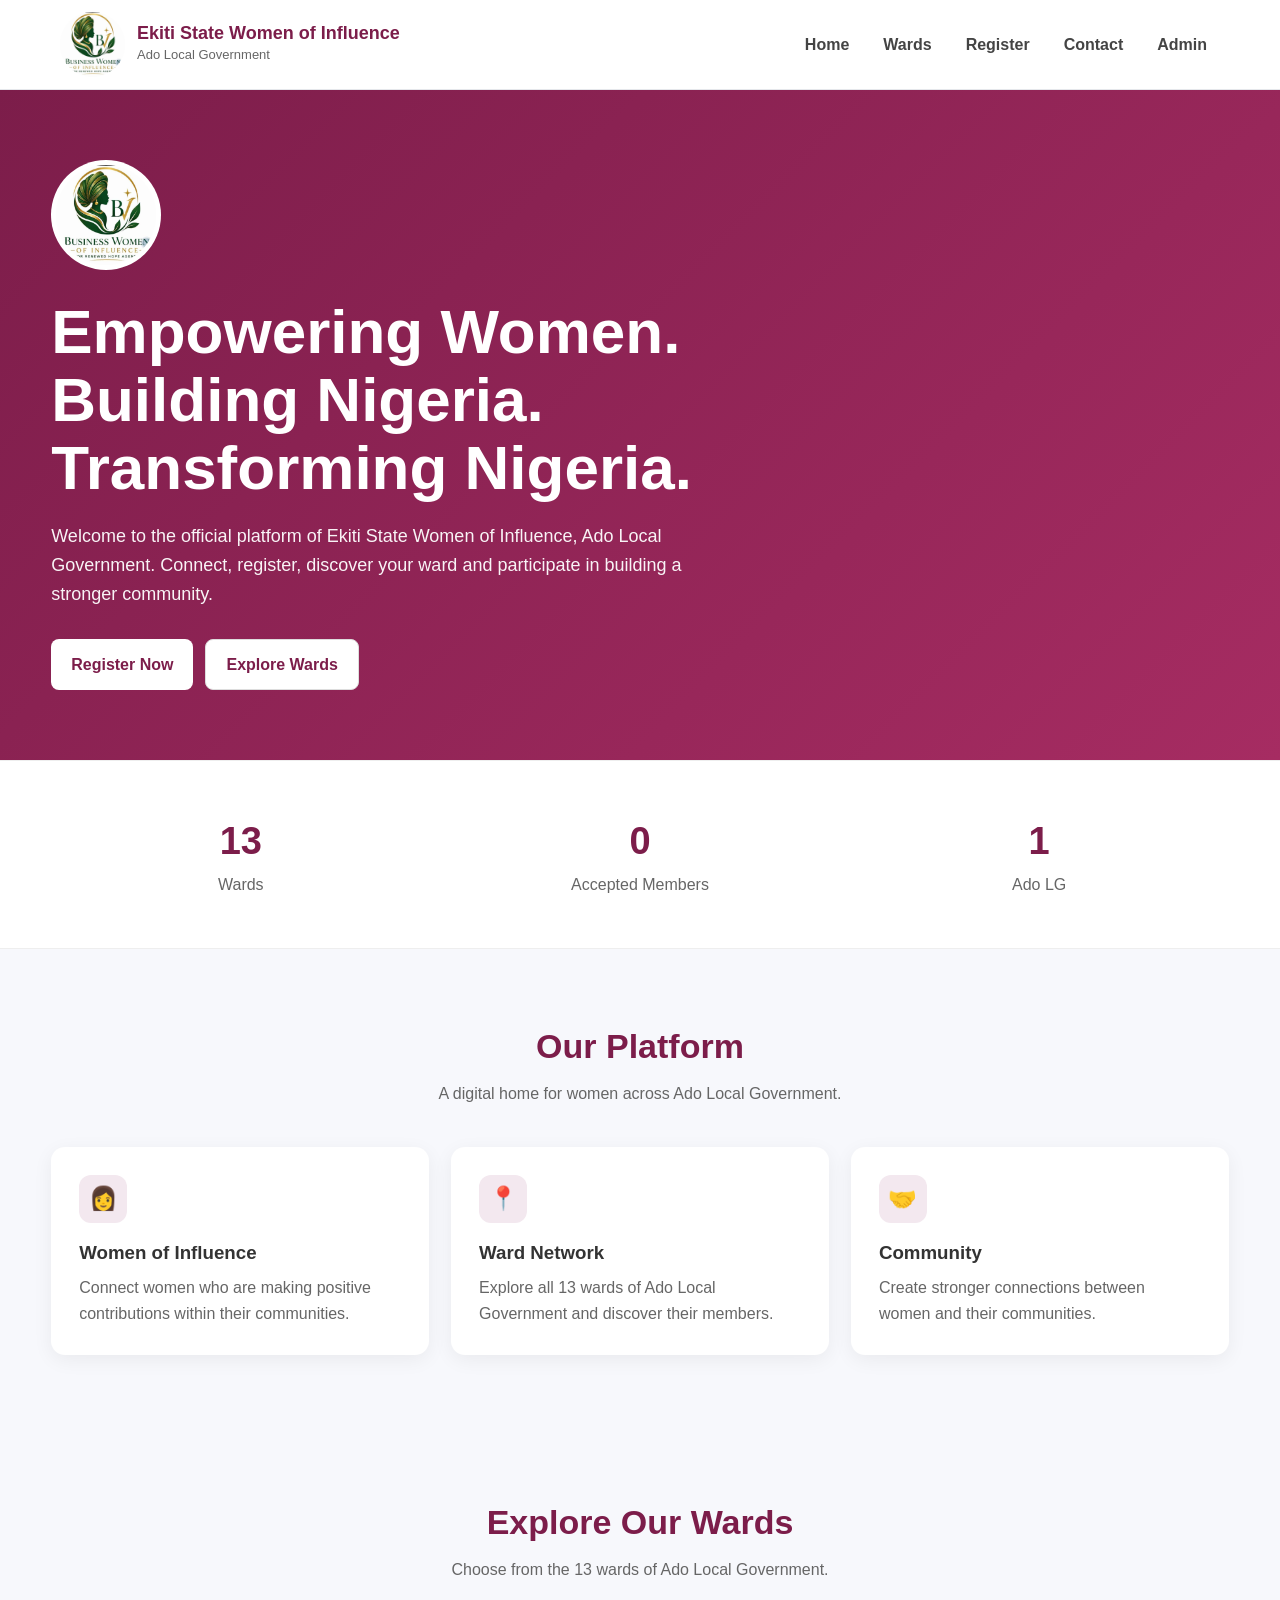
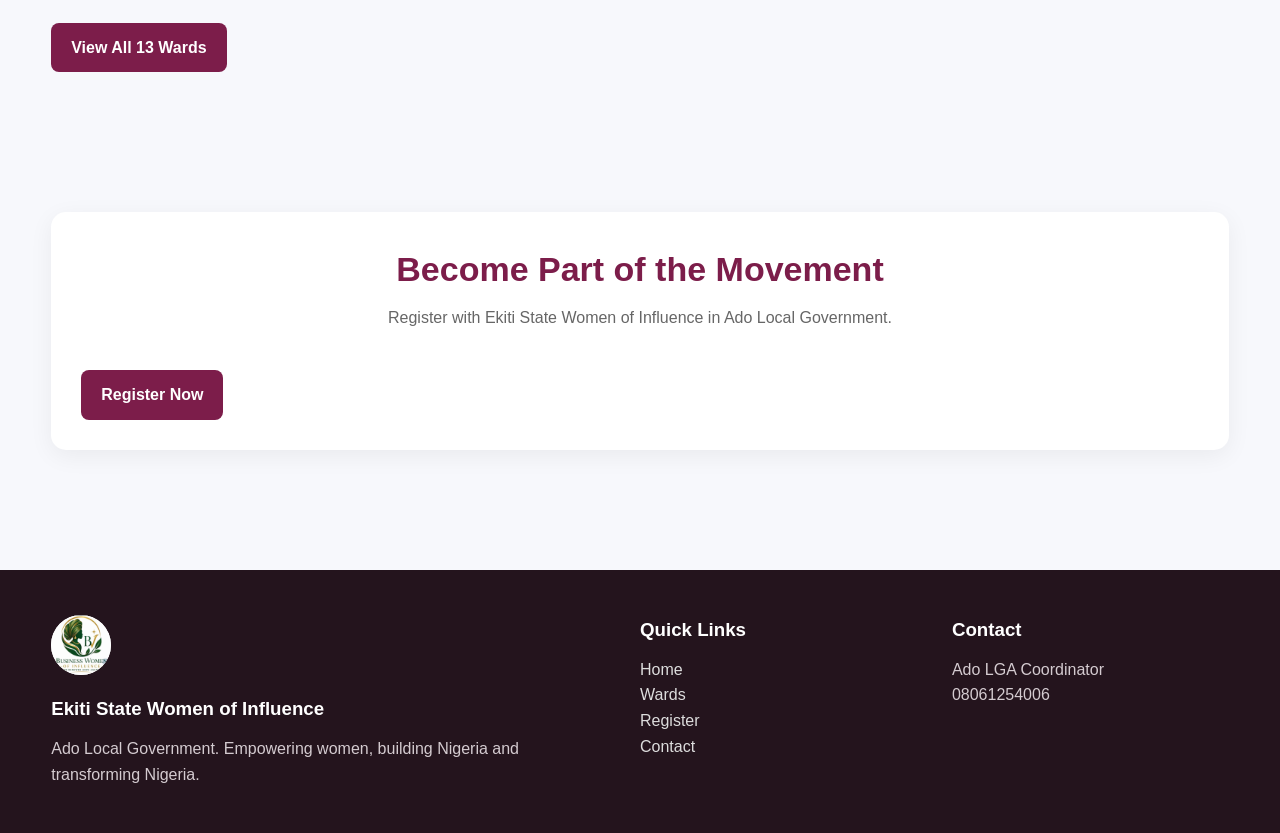
<file: index.html>
<!DOCTYPE html>
<html lang="en">

<head>
    <meta charset="UTF-8">

    <meta
        name="viewport"
        content="width=device-width, initial-scale=1.0"
    >

    <meta
        name="description"
        content="Ekiti State Women of Influence - Ado Local Government"
    >

    <title>
        Ekiti State Women of Influence | Ado LG
    </title>

    <link
        rel="stylesheet"
        href="style.css"
    >
</head>

<body>

<header class="site-header">

    <div class="header-container">

        <a
            href="index.html"
            class="logo-area"
        >

            <img
                src="logo.jpeg"
                alt="Ekiti State Women of Influence Logo"
                class="site-logo"
            >

            <div class="logo-text">
                <h1>Ekiti State Women of Influence</h1>
                <p>Ado Local Government</p>
            </div>

        </a>

        <button
            class="menu-btn"
            id="menuBtn"
            type="button"
            aria-label="Open navigation"
        >
            ☰
        </button>

        <nav
            class="main-nav"
            id="navMenu"
        >

            <a
                href="index.html"
                class="active"
            >
                Home
            </a>

            <a href="wards.html">
                Wards
            </a>

            <a href="register.html">
                Register
            </a>

            <a href="contact.html">
                Contact
            </a>

            <a href="admin.html">
                Admin
            </a>

        </nav>

    </div>

</header>


<main>

<section class="hero">

    <div class="container">

        <div class="hero-content">

            <img
                src="logo.jpeg"
                alt="Ekiti State Women of Influence Logo"
                class="hero-logo"
            >

            <h2>
                Empowering Women.<br>
                Building Nigeria.<br>
                Transforming Nigeria.
            </h2>

            <p>
                Welcome to the official platform of
                Ekiti State Women of Influence,
                Ado Local Government.

                Connect, register, discover your ward
                and participate in building a stronger
                community.
            </p>

            <div class="hero-buttons">

                <a
                    href="register.html"
                    class="btn primary"
                >
                    Register Now
                </a>

                <a
                    href="wards.html"
                    class="btn secondary"
                >
                    Explore Wards
                </a>

            </div>

        </div>

    </div>

</section>


<section class="stats">

    <div class="container">

        <div class="stats-grid">

            <div class="stat-card">

                <strong>13</strong>

                <span>Wards</span>

            </div>

            <div class="stat-card">

                <strong id="publicMemberCount">
                    0
                </strong>

                <span>
                    Accepted Members
                </span>

            </div>

            <div class="stat-card">

                <strong>1</strong>

                <span>Ado LG</span>

            </div>

        </div>

    </div>

</section>


<section class="section">

    <div class="container">

        <div class="section-title">

            <h2>
                Our Platform
            </h2>

            <p>
                A digital home for women across
                Ado Local Government.
            </p>

        </div>


        <div class="features-grid">

            <div class="feature-card">

                <div class="icon">
                    👩
                </div>

                <h3>
                    Women of Influence
                </h3>

                <p>
                    Connect women who are making
                    positive contributions within
                    their communities.
                </p>

            </div>


            <div class="feature-card">

                <div class="icon">
                    📍
                </div>

                <h3>
                    Ward Network
                </h3>

                <p>
                    Explore all 13 wards of
                    Ado Local Government and
                    discover their members.
                </p>

            </div>


            <div class="feature-card">

                <div class="icon">
                    🤝
                </div>

                <h3>
                    Community
                </h3>

                <p>
                    Create stronger connections
                    between women and their
                    communities.
                </p>

            </div>

        </div>

    </div>

</section>


<section class="section">

    <div class="container">

        <div class="section-title">

            <h2>
                Explore Our Wards
            </h2>

            <p>
                Choose from the 13 wards of Ado
                Local Government.
            </p>

        </div>


        <div
            class="ward-grid"
            id="wardGrid"
        >
        </div>


        <div class="center-button">

            <a
                href="wards.html"
                class="btn primary"
            >
                View All 13 Wards
            </a>

        </div>

    </div>

</section>


<section class="section">

    <div class="container">

        <div class="content-card">

            <div class="section-title">

                <h2>
                    Become Part of the Movement
                </h2>

                <p>
                    Register with Ekiti State Women
                    of Influence in Ado Local Government.
                </p>

            </div>

            <div class="center-button">

                <a
                    href="register.html"
                    class="btn primary"
                >
                    Register Now
                </a>

            </div>

        </div>

    </div>

</section>

</main>


<footer class="site-footer">

    <div class="container">

        <div class="footer-grid">

            <div>

                <img
                    src="logo.jpeg"
                    alt="Logo"
                    class="footer-logo"
                >

                <h3>
                    Ekiti State Women of Influence
                </h3>

                <p>
                    Ado Local Government.
                    Empowering women,
                    building Nigeria and
                    transforming Nigeria.
                </p>

            </div>


            <div>

                <h3>
                    Quick Links
                </h3>

                <p>
                    <a href="index.html">
                        Home
                    </a>
                </p>

                <p>
                    <a href="wards.html">
                        Wards
                    </a>
                </p>

                <p>
                    <a href="register.html">
                        Register
                    </a>
                </p>

                <p>
                    <a href="contact.html">
                        Contact
                    </a>
                </p>

            </div>


            <div>

                <h3>
                    Contact
                </h3>

                <p>
                    Ado LGA Coordinator
                </p>

                <p>
                    08061254006
                </p>

            </div>

        </div>

    </div>

</footer>


<script src="script.js"></script>

</body>
</html>
</file>
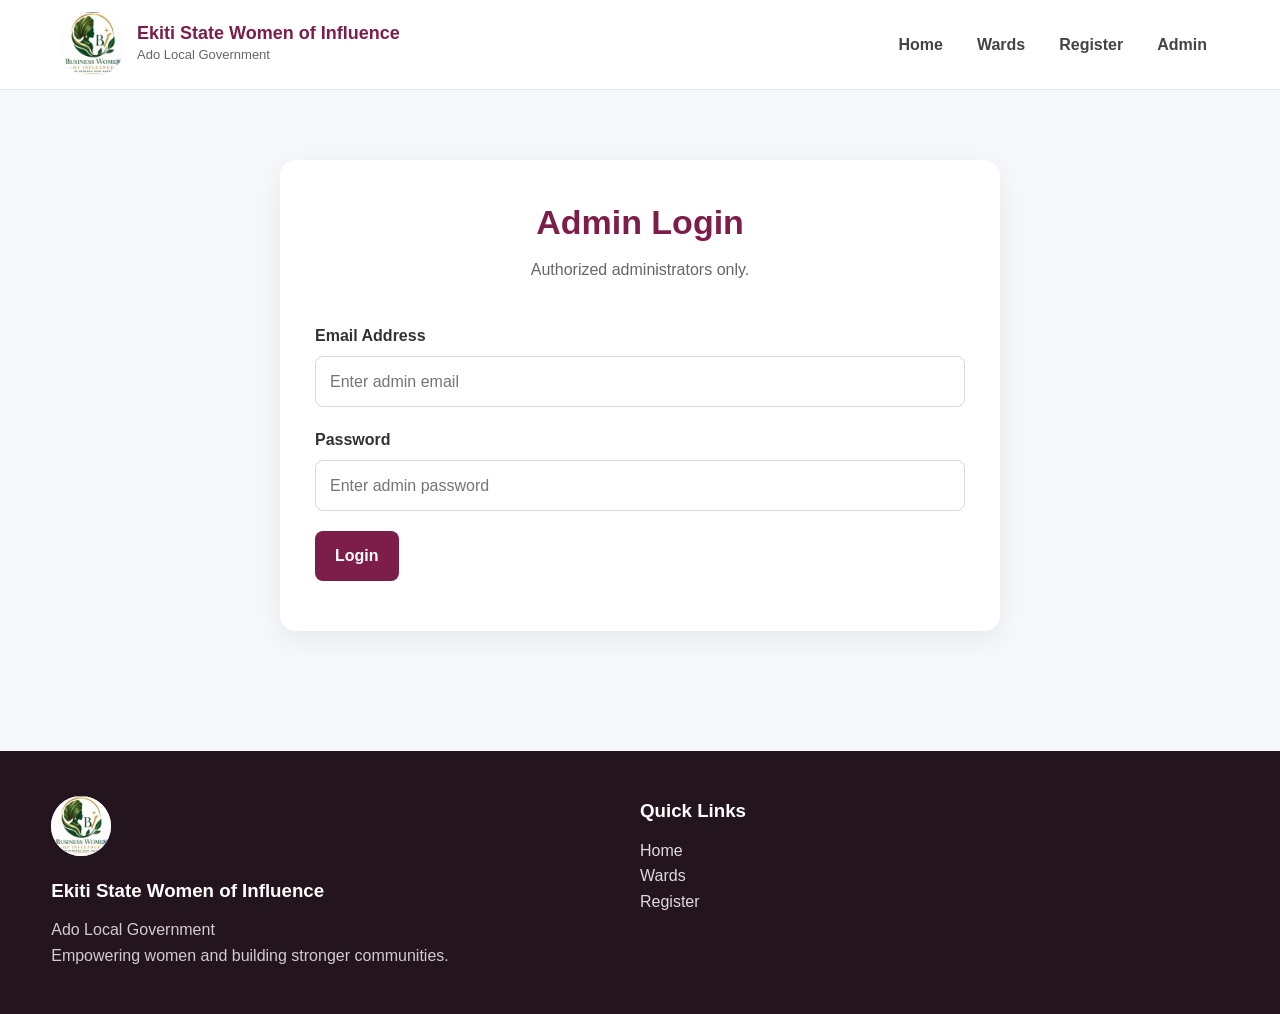
<file: admin.html>
<!DOCTYPE html>
<html lang="en">

<head>

    <meta charset="UTF-8">

    <meta
        name="viewport"
        content="width=device-width, initial-scale=1.0"
    >

    <meta
        name="description"
        content="Admin Panel - Ekiti State Women of Influence, Ado Local Government"
    >

    <title>
        Admin Panel | Ekiti State Women of Influence
    </title>

    <link
        rel="stylesheet"
        href="style.css"
    >

</head>


<body>


<!-- =====================================================
     HEADER
====================================================== -->

<header class="site-header">

    <div class="header-container">


        <!-- LOGO -->

        <a
            href="index.html"
            class="logo-area"
        >

            <img
                src="logo.jpeg"
                alt="Ekiti State Women of Influence"
                class="site-logo"
            >

            <div class="logo-text">

                <h1>
                    Ekiti State Women of Influence
                </h1>

                <p>
                    Ado Local Government
                </p>

            </div>

        </a>


        <!-- MOBILE MENU -->

        <button
            type="button"
            class="menu-btn"
            id="menuBtn"
            aria-label="Open navigation menu"
        >
            ☰
        </button>


        <!-- NAVIGATION -->

        <nav
            class="main-nav"
            id="navMenu"
        >

            <a href="index.html">
                Home
            </a>

            <a href="wards.html">
                Wards
            </a>

            <a href="register.html">
                Register
            </a>

            <a
                href="admin.html"
                class="active"
            >
                Admin
            </a>

        </nav>

    </div>

</header>



<!-- =====================================================
     MAIN
====================================================== -->

<main class="section">

    <div class="container">


        <!-- =================================================
             ADMIN LOGIN
        ================================================== -->

        <section
            id="adminLogin"
            class="form-container"
        >

            <div class="section-title">

                <h2>
                    Admin Login
                </h2>

                <p>
                    Authorized administrators only.
                </p>

            </div>


            <form
                id="adminLoginForm"
            >


                <!-- EMAIL -->

                <div class="form-group">

                    <label for="adminEmail">
                        Email Address
                    </label>

                    <input
                        type="email"
                        id="adminEmail"
                        name="adminEmail"
                        placeholder="Enter admin email"
                        autocomplete="email"
                        required
                    >

                </div>


                <!-- PASSWORD -->

                <div class="form-group">

                    <label for="adminPassword">
                        Password
                    </label>

                    <input
                        type="password"
                        id="adminPassword"
                        name="adminPassword"
                        placeholder="Enter admin password"
                        autocomplete="current-password"
                        required
                    >

                </div>


                <!-- LOGIN BUTTON -->

                <button
                    type="submit"
                    class="btn primary"
                    id="loginBtn"
                >
                    Login
                </button>


                <!-- LOGIN MESSAGE -->

                <div
                    id="adminLoginMessage"
                    class="form-message"
                    role="alert"
                    aria-live="polite"
                ></div>


            </form>

        </section>



        <!-- =================================================
             ADMIN DASHBOARD
        ================================================== -->

        <section
            id="adminDashboard"
            style="display: none;"
        >


            <!-- =================================================
                 ADMIN HEADER
            ================================================== -->

            <div class="admin-header">

                <div>

                    <h2>
                        Admin Dashboard
                    </h2>

                    <p id="adminUserEmail"></p>

                </div>


                <button
                    type="button"
                    class="btn"
                    id="logoutBtn"
                >
                    Logout
                </button>

            </div>



            <!-- =================================================
                 STATISTICS
            ================================================== -->

            <div class="dashboard-stats">


                <!-- PENDING -->

                <div class="stat-card">

                    <h3 id="pendingCount">
                        0
                    </h3>

                    <p>
                        Pending
                    </p>

                </div>


                <!-- ACCEPTED -->

                <div class="stat-card">

                    <h3 id="acceptedCount">
                        0
                    </h3>

                    <p>
                        Accepted
                    </p>

                </div>


                <!-- DECLINED -->

                <div class="stat-card">

                    <h3 id="declinedCount">
                        0
                    </h3>

                    <p>
                        Declined
                    </p>

                </div>


            </div>



            <!-- =================================================
                 PENDING REGISTRATIONS
            ================================================== -->

            <section class="admin-section">

                <div class="admin-section-header">

                    <h2>
                        Pending Registrations
                    </h2>


                    <button
                        type="button"
                        class="btn"
                        id="refreshPendingBtn"
                    >
                        Refresh
                    </button>

                </div>


                <div id="pendingList">

                    <div class="loading">
                        Loading registrations...
                    </div>

                </div>

            </section>



            <!-- =================================================
                 ACCEPTED MEMBERS
            ================================================== -->

            <section class="admin-section">

                <h2>
                    Accepted Members
                </h2>


                <div id="acceptedList">

                    <div class="loading">
                        Loading members...
                    </div>

                </div>

            </section>



            <!-- =================================================
                 MEMBERS BY WARD
            ================================================== -->

            <section class="admin-section">

                <h2>
                    Members by Ward
                </h2>


                <div id="wardMembers">

                    <div class="loading">
                        Loading wards...
                    </div>

                </div>

            </section>



            <!-- =================================================
                 EXCO MANAGEMENT
            ================================================== -->

            <section class="admin-section">

                <h2>
                    Select EXCO
                </h2>


                <p>
                    Only the administrator can assign
                    EXCO positions.
                </p>


                <div id="excoManager">

                    <div class="loading">
                        Loading EXCO manager...
                    </div>

                </div>


                <button
                    type="button"
                    class="btn primary"
                    id="saveExcoBtn"
                >
                    Save EXCO Positions
                </button>


                <div
                    id="excoMessage"
                    class="form-message"
                    role="alert"
                    aria-live="polite"
                ></div>


            </section>


        </section>


    </div>

</main>



<!-- =====================================================
     FOOTER
====================================================== -->

<footer class="site-footer">

    <div class="container">

        <div class="footer-grid">


            <!-- ORGANISATION -->

            <div>

                <img
                    src="logo.jpeg"
                    alt="Ekiti State Women of Influence Logo"
                    class="footer-logo"
                >

                <h3>
                    Ekiti State Women of Influence
                </h3>

                <p>
                    Ado Local Government
                </p>

                <p>
                    Empowering women and building
                    stronger communities.
                </p>

            </div>


            <!-- QUICK LINKS -->

            <div>

                <h3>
                    Quick Links
                </h3>

                <p>
                    <a href="index.html">
                        Home
                    </a>
                </p>
                </p>

                <p>
                    <a href="wards.html">
                        Wards
                    </a>
                </p>

                <p>
                    <a href="register.html">
                        Register
                    </a>
                </p>

            </div>


        </div>

    </div>

</footer>



<!-- =====================================================
     JAVASCRIPT
====================================================== -->

<script src="script.js"></script>


</body>

</html>
</file>
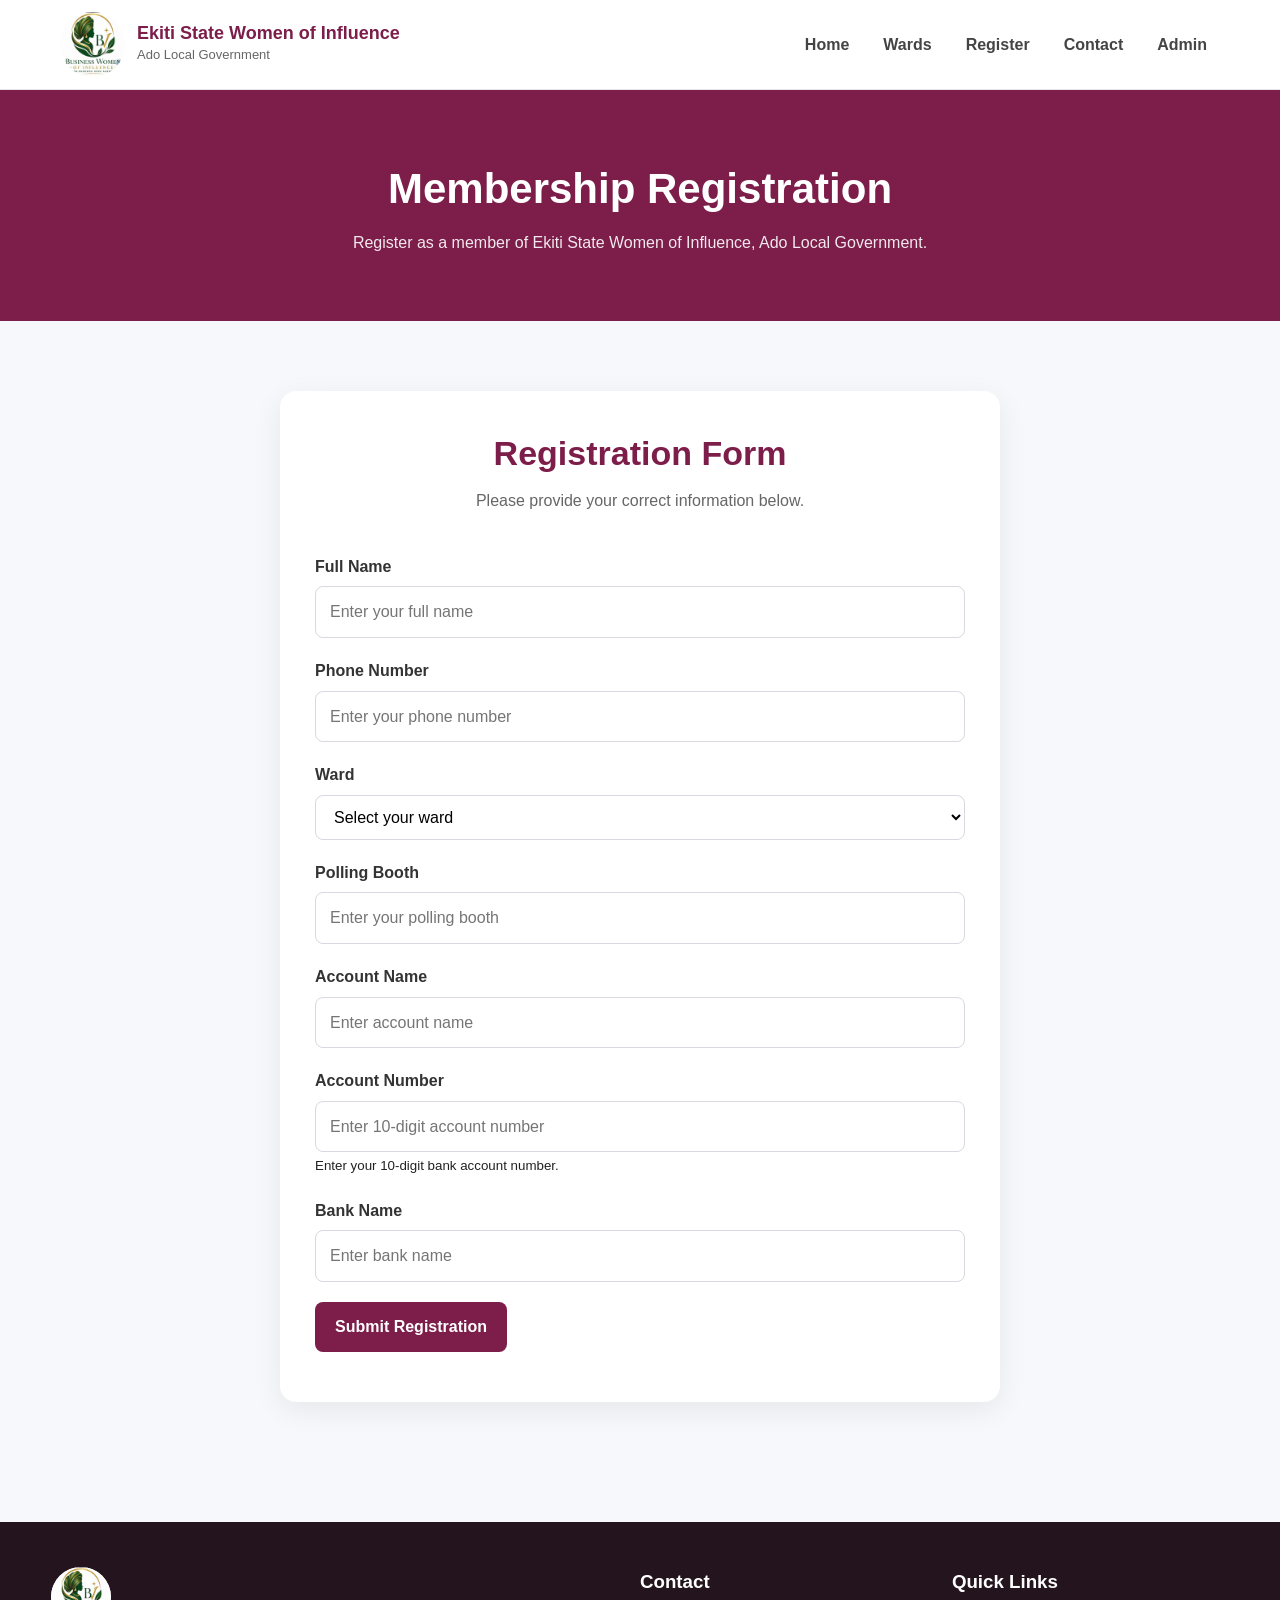
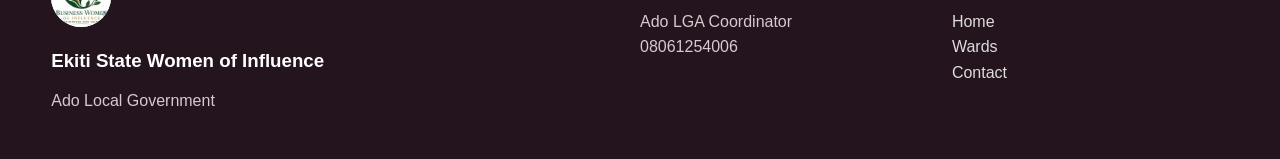
<file: register.html>
<!DOCTYPE html>
<html lang="en">

<head>

    <meta charset="UTF-8">

    <meta
        name="viewport"
        content="width=device-width, initial-scale=1.0"
    >

    <meta
        name="description"
        content="Register with Ekiti State Women of Influence"
    >

    <title>
        Register | Ekiti State Women of Influence
    </title>

    <link
        rel="stylesheet"
        href="style.css"
    >

</head>

<body>

<header class="site-header">

    <div class="header-container">

        <a
            href="index.html"
            class="logo-area"
        >

            <img
                src="logo.jpeg"
                alt="Logo"
                class="site-logo"
            >

            <div class="logo-text">

                <h1>
                    Ekiti State Women of Influence
                </h1>

                <p>
                    Ado Local Government
                </p>

            </div>

        </a>


        <button
            class="menu-btn"
            id="menuBtn"
            type="button"
        >
            ☰
        </button>


        <nav
            class="main-nav"
            id="navMenu"
        >

            <a href="index.html">
                Home
            </a>

            <a href="wards.html">
                Wards
            </a>

            <a
                href="register.html"
                class="active"
            >
                Register
            </a>

            <a href="contact.html">
                Contact
            </a>

            <a href="admin.html">
                Admin
            </a>

        </nav>

    </div>

</header>


<section class="page-header">

    <div class="container">

        <h2>
            Membership Registration
        </h2>

        <p>
            Register as a member of Ekiti State
            Women of Influence, Ado Local Government.
        </p>

    </div>

</section>


<main class="section">

    <div class="container">

        <div class="form-container">

            <div class="section-title">

                <h2>
                    Registration Form
                </h2>

                <p>
                    Please provide your correct
                    information below.
                </p>

            </div>


            <form
                id="registrationForm"
                novalidate
            >

                <div class="form-group">

                    <label for="fullName">
                        Full Name
                    </label>

                    <input
                        type="text"
                        id="fullName"
                        name="fullName"
                        required
                        autocomplete="name"
                        placeholder="Enter your full name"
                    >

                </div>


                <div class="form-group">

                    <label for="phone">
                        Phone Number
                    </label>

                    <input
                        type="tel"
                        id="phone"
                        name="phone"
                        required
                        autocomplete="tel"
                        placeholder="Enter your phone number"
                    >

                </div>


                <div class="form-group">

                    <label for="ward">
                        Ward
                    </label>

                    <select
                        id="ward"
                        name="ward"
                        required
                    >

                        <option value="">
                            Select your ward
                        </option>

                        <option value="1">Ward 1</option>
                        <option value="2">Ward 2</option>
                        <option value="3">Ward 3</option>
                        <option value="4">Ward 4</option>
                        <option value="5">Ward 5</option>
                        <option value="6">Ward 6</option>
                        <option value="7">Ward 7</option>
                        <option value="8">Ward 8</option>
                        <option value="9">Ward 9</option>
                        <option value="10">Ward 10</option>
                        <option value="11">Ward 11</option>
                        <option value="12">Ward 12</option>
                        <option value="13">Ward 13</option>

                    </select>

                </div>


                <div class="form-group">

                    <label for="pollingBooth">
                        Polling Booth
                    </label>

                    <input
                        type="text"
                        id="pollingBooth"
                        name="pollingBooth"
                        required
                        placeholder="Enter your polling booth"
                    >

                </div>


                <div class="form-group">

                    <label for="accountName">
                        Account Name
                    </label>

                    <input
                        type="text"
                        id="accountName"
                        name="accountName"
                        required
                        autocomplete="off"
                        placeholder="Enter account name"
                    >

                </div>


                <div class="form-group">

                    <label for="accountNumber">
                        Account Number
                    </label>

                    <input
                        type="text"
                        id="accountNumber"
                        name="accountNumber"
                        inputmode="numeric"
                        maxlength="10"
                        minlength="10"
                        pattern="[0-9]{10}"
                        required
                        autocomplete="off"
                        placeholder="Enter 10-digit account number"
                    >

                    <small class="input-help">
                        Enter your 10-digit bank account number.
                    </small>

                </div>


                <div class="form-group">

                    <label for="bankName">
                        Bank Name
                    </label>

                    <input
                        type="text"
                        id="bankName"
                        name="bankName"
                        required
                        autocomplete="off"
                        placeholder="Enter bank name"
                    >

                </div>


                <button
                    type="submit"
                    class="btn primary"
                    id="submitBtn"
                >
                    Submit Registration
                </button>


                <div
                    id="formMessage"
                    class="form-message"
                    role="alert"
                    aria-live="polite"
                ></div>

            </form>

        </div>

    </div>

</main>


<footer class="site-footer">

    <div class="container">

        <div class="footer-grid">

            <div>

                <img
                    src="logo.jpeg"
                    alt="Logo"
                    class="footer-logo"
                >

                <h3>
                    Ekiti State Women of Influence
                </h3>

                <p>
                    Ado Local Government
                </p>

            </div>


            <div>

                <h3>
                    Contact
                </h3>

                <p>
                    Ado LGA Coordinator
                </p>

                <p>
                    08061254006
                </p>

            </div>


            <div>

                <h3>
                    Quick Links
                </h3>

                <p>
                    <a href="index.html">
                        Home
                    </a>
                </p>

                <p>
                    <a href="wards.html">
                        Wards
                    </a>
                </p>

                <p>
                    <a href="contact.html">
                        Contact
                    </a>
                </p>

            </div>

        </div>

    </div>

</footer>


<script src="script.js"></script>

</body>
</html>
</file>
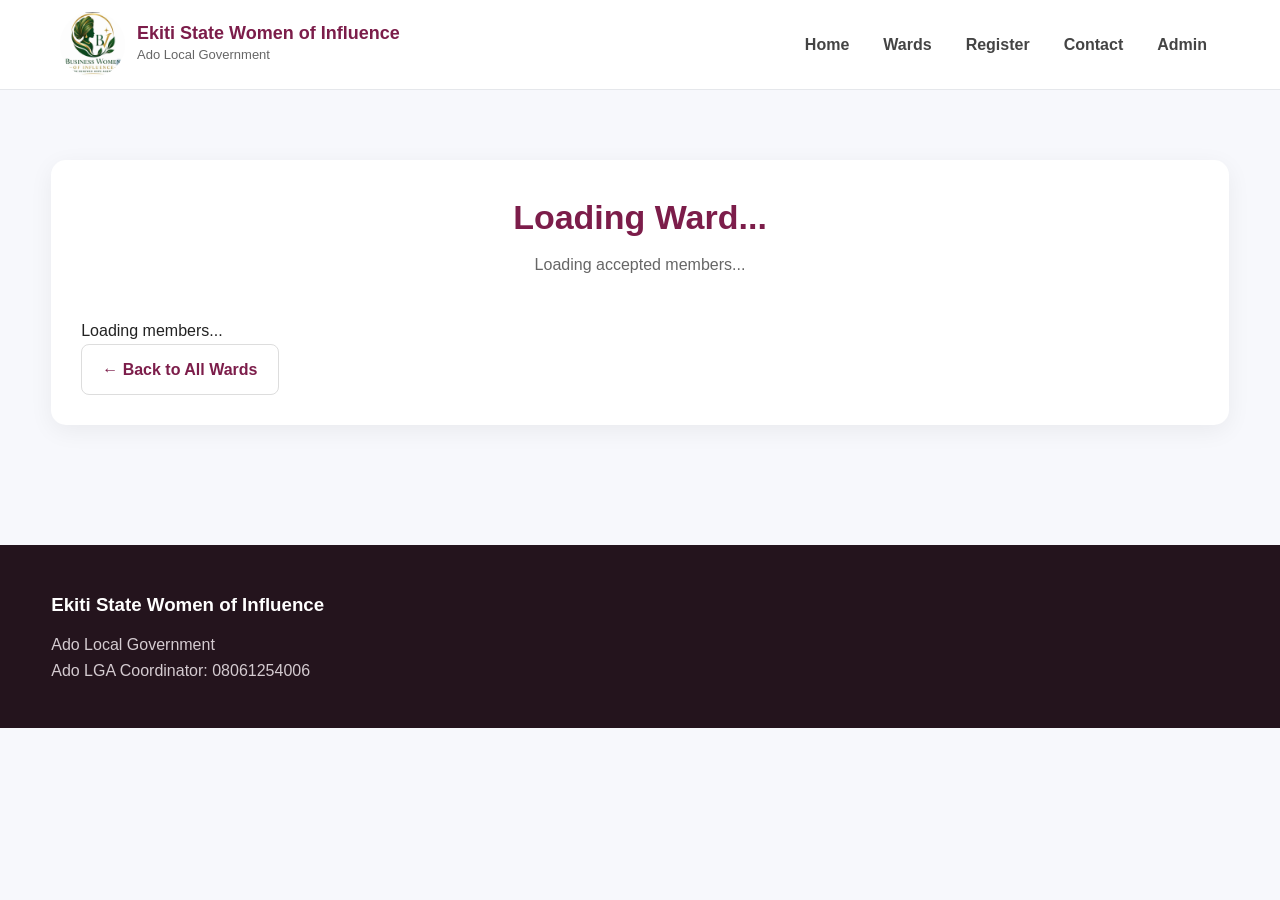
<file: ward.html>
<!DOCTYPE html>
<html lang="en">

<head>

    <meta charset="UTF-8">

    <meta
        name="viewport"
        content="width=device-width, initial-scale=1.0"
    >

    <title>
        Ward | Ekiti State Women of Influence
    </title>

    <link
        rel="stylesheet"
        href="style.css"
    >

</head>

<body>

<header class="site-header">

    <div class="header-container">

        <a
            href="index.html"
            class="logo-area"
        >

            <img
                src="logo.jpeg"
                alt="Logo"
                class="site-logo"
            >

            <div class="logo-text">

                <h1>
                    Ekiti State Women of Influence
                </h1>

                <p>
                    Ado Local Government
                </p>

            </div>

        </a>


        <button
            class="menu-btn"
            id="menuBtn"
            type="button"
        >
            ☰
        </button>


        <nav
            class="main-nav"
            id="navMenu"
        >

            <a href="index.html">
                Home
            </a>

            <a
                href="wards.html"
                class="active"
            >
                Wards
            </a>

            <a href="register.html">
                Register
            </a>

            <a href="contact.html">
                Contact
            </a>

            <a href="admin.html">
                Admin
            </a>

        </nav>

    </div>

</header>


<main class="section">

    <div class="container">

        <div class="content-card">

            <div class="section-title">

                <h2 id="wardTitle">
                    Loading Ward...
                </h2>

                <p id="wardDescription">
                    Loading accepted members...
                </p>

            </div>


            <div id="wardMembers">

                <div class="loading">
                    Loading members...
                </div>

            </div>


            <div class="center-button">

                <a
                    href="wards.html"
                    class="btn secondary"
                >
                    ← Back to All Wards
                </a>

            </div>

        </div>

    </div>

</main>


<footer class="site-footer">

    <div class="container">

        <h3>
            Ekiti State Women of Influence
        </h3>

        <p>
            Ado Local Government
        </p>

        <p>
            Ado LGA Coordinator:
            08061254006
        </p>

    </div>

</footer>


<script src="script.js"></script>

</body>
</html>
</file>
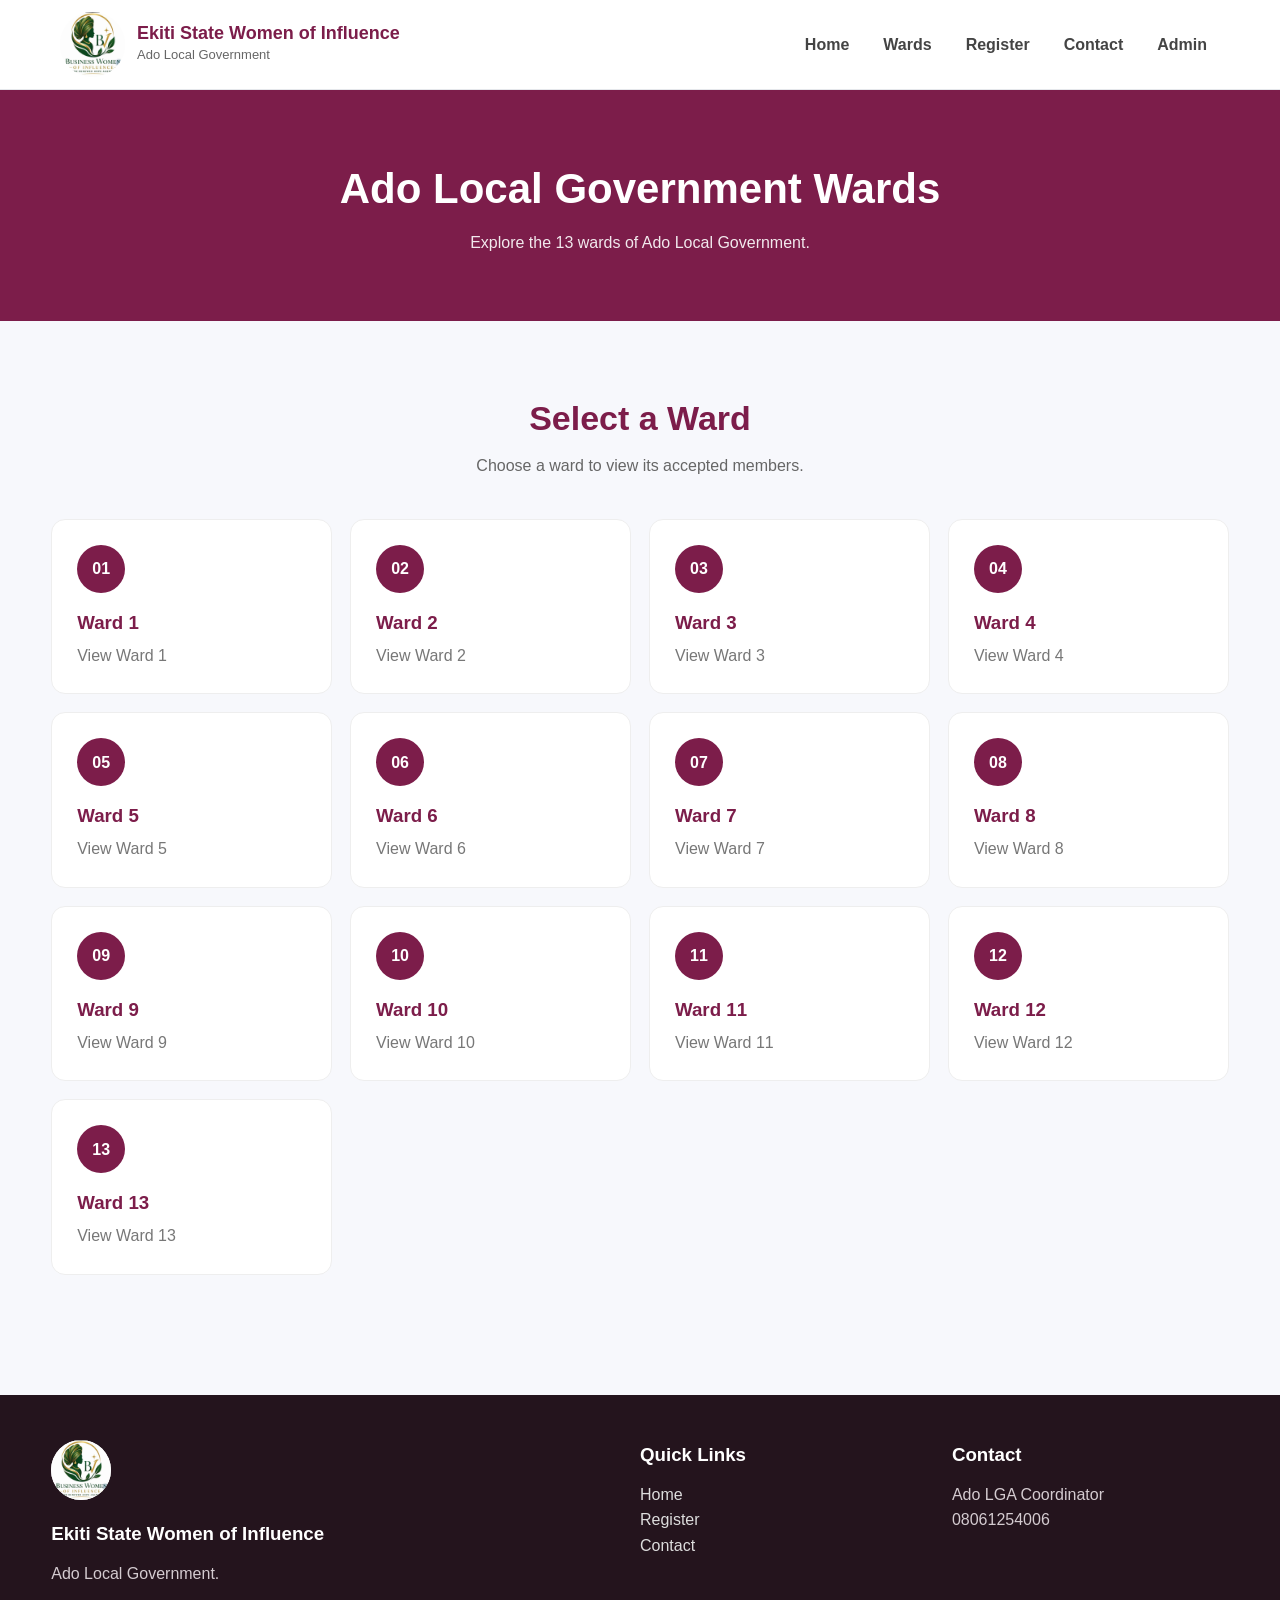
<file: wards.html>
<!DOCTYPE html>
<html lang="en">

<head>

    <meta charset="UTF-8">

    <meta
        name="viewport"
        content="width=device-width, initial-scale=1.0"
    >

    <meta
        name="description"
        content="All 13 wards of Ado Local Government"
    >

    <title>
        Wards | Ekiti State Women of Influence
    </title>

    <link
        rel="stylesheet"
        href="style.css"
    >

</head>

<body>

<header class="site-header">

    <div class="header-container">

        <a
            href="index.html"
            class="logo-area"
        >

            <img
                src="logo.jpeg"
                alt="Logo"
                class="site-logo"
            >

            <div class="logo-text">

                <h1>
                    Ekiti State Women of Influence
                </h1>

                <p>
                    Ado Local Government
                </p>

            </div>

        </a>


        <button
            class="menu-btn"
            id="menuBtn"
            type="button"
        >
            ☰
        </button>


        <nav
            class="main-nav"
            id="navMenu"
        >

            <a href="index.html">
                Home
            </a>

            <a
                href="wards.html"
                class="active"
            >
                Wards
            </a>

            <a href="register.html">
                Register
            </a>

            <a href="contact.html">
                Contact
            </a>

            <a href="admin.html">
                Admin
            </a>

        </nav>

    </div>

</header>


<section class="page-header">

    <div class="container">

        <h2>
            Ado Local Government Wards
        </h2>

        <p>
            Explore the 13 wards of Ado Local Government.
        </p>

    </div>

</section>


<main class="section">

    <div class="container">

        <div class="section-title">

            <h2>
                Select a Ward
            </h2>

            <p>
                Choose a ward to view its accepted members.
            </p>

        </div>


        <div class="ward-grid">

            <a href="ward.html?ward=1" class="ward-card">
                <span class="ward-number">01</span>
                <h3>Ward 1</h3>
                <p>View Ward 1</p>
            </a>

            <a href="ward.html?ward=2" class="ward-card">
                <span class="ward-number">02</span>
                <h3>Ward 2</h3>
                <p>View Ward 2</p>
            </a>

            <a href="ward.html?ward=3" class="ward-card">
                <span class="ward-number">03</span>
                <h3>Ward 3</h3>
                <p>View Ward 3</p>
            </a>

            <a href="ward.html?ward=4" class="ward-card">
                <span class="ward-number">04</span>
                <h3>Ward 4</h3>
                <p>View Ward 4</p>
            </a>

            <a href="ward.html?ward=5" class="ward-card">
                <span class="ward-number">05</span>
                <h3>Ward 5</h3>
                <p>View Ward 5</p>
            </a>

            <a href="ward.html?ward=6" class="ward-card">
                <span class="ward-number">06</span>
                <h3>Ward 6</h3>
                <p>View Ward 6</p>
            </a>

            <a href="ward.html?ward=7" class="ward-card">
                <span class="ward-number">07</span>
                <h3>Ward 7</h3>
                <p>View Ward 7</p>
            </a>

            <a href="ward.html?ward=8" class="ward-card">
                <span class="ward-number">08</span>
                <h3>Ward 8</h3>
                <p>View Ward 8</p>
            </a>

            <a href="ward.html?ward=9" class="ward-card">
                <span class="ward-number">09</span>
                <h3>Ward 9</h3>
                <p>View Ward 9</p>
            </a>

            <a href="ward.html?ward=10" class="ward-card">
                <span class="ward-number">10</span>
                <h3>Ward 10</h3>
                <p>View Ward 10</p>
            </a>

            <a href="ward.html?ward=11" class="ward-card">
                <span class="ward-number">11</span>
                <h3>Ward 11</h3>
                <p>View Ward 11</p>
            </a>

            <a href="ward.html?ward=12" class="ward-card">
                <span class="ward-number">12</span>
                <h3>Ward 12</h3>
                <p>View Ward 12</p>
            </a>

            <a href="ward.html?ward=13" class="ward-card">
                <span class="ward-number">13</span>
                <h3>Ward 13</h3>
                <p>View Ward 13</p>
            </a>

        </div>

    </div>

</main>


<footer class="site-footer">

    <div class="container">

        <div class="footer-grid">

            <div>

                <img
                    src="logo.jpeg"
                    alt="Logo"
                    class="footer-logo"
                >

                <h3>
                    Ekiti State Women of Influence
                </h3>

                <p>
                    Ado Local Government.
                </p>

            </div>


            <div>

                <h3>
                    Quick Links
                </h3>

                <p>
                    <a href="index.html">
                        Home
                    </a>
                </p>

                <p>
                    <a href="register.html">
                        Register
                    </a>
                </p>

                <p>
                    <a href="contact.html">
                        Contact
                    </a>
                </p>

            </div>


            <div>

                <h3>
                    Contact
                </h3>

                <p>
                    Ado LGA Coordinator
                </p>

                <p>
                    08061254006
                </p>

            </div>

        </div>

    </div>

</footer>


<script src="script.js"></script>

</body>
</html>
</file>
<file: style.css>
/* =========================================================
   EKITI STATE WOMEN OF INFLUENCE
   ADO LOCAL GOVERNMENT
   MAIN STYLESHEET
========================================================= */

* {
    margin: 0;
    padding: 0;
    box-sizing: border-box;
}

html {
    scroll-behavior: smooth;
}

body {
    font-family: Arial, Helvetica, sans-serif;
    background: #f7f8fc;
    color: #222;
    line-height: 1.6;
}

a {
    text-decoration: none;
    color: inherit;
}

button,
input,
select,
textarea {
    font: inherit;
}


/* =========================================================
   HEADER
========================================================= */

.site-header {
    background: #ffffff;
    border-bottom: 1px solid #e5e7eb;
    position: sticky;
    top: 0;
    z-index: 1000;
}

.header-container {
    max-width: 1200px;
    margin: auto;
    padding: 12px 20px;
    display: flex;
    align-items: center;
    justify-content: space-between;
    gap: 20px;
}

.logo-area {
    display: flex;
    align-items: center;
    gap: 12px;
}

.site-logo {
    width: 65px;
    height: 65px;
    object-fit: contain;
    border-radius: 50%;
}

.logo-text h1 {
    font-size: 18px;
    color: #7c1d4a;
    line-height: 1.2;
}

.logo-text p {
    font-size: 13px;
    color: #666;
}


/* =========================================================
   NAVIGATION
========================================================= */

.main-nav {
    display: flex;
    align-items: center;
    gap: 8px;
}

.main-nav a {
    padding: 9px 13px;
    border-radius: 8px;
    font-weight: 600;
    color: #444;
    transition: 0.2s;
}

.main-nav a:hover {
    background: #f3e8ef;
    color: #7c1d4a;
}

.menu-btn {
    display: none;
    border: none;
    background: #7c1d4a;
    color: white;
    padding: 9px 12px;
    border-radius: 8px;
    cursor: pointer;
}


/* =========================================================
   CONTAINER
========================================================= */

.container {
    width: min(1200px, 92%);
    margin: auto;
}


/* =========================================================
   HERO
========================================================= */

.hero {
    min-height: 580px;
    display: flex;
    align-items: center;
    background:
        linear-gradient(
            135deg,
            #7c1d4a,
            #a62c62
        );
    color: white;
    padding: 70px 0;
}

.hero-content {
    max-width: 720px;
}

.hero-logo {
    width: 110px;
    height: 110px;
    object-fit: contain;
    border-radius: 50%;
    background: white;
    padding: 5px;
    margin-bottom: 20px;
}

.hero h2 {
    font-size: clamp(34px, 5vw, 62px);
    line-height: 1.1;
    margin-bottom: 20px;
}

.hero p {
    font-size: 18px;
    max-width: 650px;
    opacity: 0.95;
    margin-bottom: 30px;
}

.hero-buttons {
    display: flex;
    flex-wrap: wrap;
    gap: 12px;
}


/* =========================================================
   BUTTONS
========================================================= */

.btn {
    display: inline-flex;
    justify-content: center;
    align-items: center;
    border: none;
    border-radius: 8px;
    padding: 12px 20px;
    cursor: pointer;
    font-weight: 700;
    transition: 0.2s;
}

.btn.primary {
    background: #7c1d4a;
    color: white;
}

.btn.primary:hover {
    background: #601638;
    transform: translateY(-1px);
}

.hero .btn.primary {
    background: white;
    color: #7c1d4a;
}

.btn.secondary {
    background: #ffffff;
    color: #7c1d4a;
    border: 1px solid #ddd;
}

.btn.secondary:hover {
    background: #f8f8f8;
}


/* =========================================================
   SECTIONS
========================================================= */

.section {
    padding: 70px 0;
}

.section-title {
    text-align: center;
    margin-bottom: 40px;
}

.section-title h2 {
    font-size: 34px;
    color: #7c1d4a;
    margin-bottom: 8px;
}

.section-title p {
    color: #666;
}


/* =========================================================
   FEATURE CARDS
========================================================= */

.features-grid {
    display: grid;
    grid-template-columns:
        repeat(
            3,
            1fr
        );
    gap: 22px;
}

.feature-card {
    background: white;
    padding: 28px;
    border-radius: 14px;
    box-shadow:
        0 5px 20px
        rgba(0, 0, 0, 0.06);
}

.feature-card .icon {
    width: 48px;
    height: 48px;
    border-radius: 12px;
    background: #f3e8ef;
    color: #7c1d4a;
    display: flex;
    align-items: center;
    justify-content: center;
    font-size: 23px;
    margin-bottom: 15px;
}

.feature-card h3 {
    color: #333;
    margin-bottom: 8px;
}

.feature-card p {
    color: #666;
}


/* =========================================================
   STATS
========================================================= */

.stats {
    background: white;
    padding: 35px 0;
    border-top: 1px solid #eee;
    border-bottom: 1px solid #eee;
}

.stats-grid {
    display: grid;
    grid-template-columns:
        repeat(
            3,
            1fr
        );
    gap: 20px;
    text-align: center;
}

.stat-card {
    padding: 15px;
}

.stat-card strong {
    display: block;
    font-size: 38px;
    color: #7c1d4a;
}

.stat-card span {
    color: #666;
}


/* =========================================================
   WARDS
========================================================= */

.ward-grid {
    display: grid;
    grid-template-columns:
        repeat(
            4,
            1fr
        );
    gap: 18px;
}

.ward-card {
    background: white;
    padding: 25px;
    border-radius: 14px;
    border: 1px solid #eee;
    transition: 0.2s;
}

.ward-card:hover {
    transform: translateY(-4px);
    box-shadow:
        0 10px 25px
        rgba(0, 0, 0, 0.08);
    border-color: #d9a4bb;
}

.ward-number {
    width: 48px;
    height: 48px;
    display: flex;
    align-items: center;
    justify-content: center;
    background: #7c1d4a;
    color: white;
    border-radius: 50%;
    font-weight: bold;
    margin-bottom: 15px;
}

.ward-card h3 {
    color: #7c1d4a;
}

.ward-card p {
    color: #777;
    margin-top: 5px;
}


/* =========================================================
   FORMS
========================================================= */

.form-container {
    max-width: 720px;
    margin: auto;
    background: white;
    padding: 35px;
    border-radius: 16px;
    box-shadow:
        0 8px 30px
        rgba(0, 0, 0, 0.07);
}

.form-group {
    margin-bottom: 20px;
}

.form-group label {
    display: block;
    margin-bottom: 7px;
    font-weight: 700;
    color: #333;
}

.form-group input,
.form-group select,
.form-group textarea {
    width: 100%;
    padding: 12px 14px;
    border: 1px solid #d6d9df;
    border-radius: 8px;
    outline: none;
    background: white;
}

.form-group input:focus,
.form-group select:focus,
.form-group textarea:focus {
    border-color: #7c1d4a;
    box-shadow:
        0 0 0 3px
        rgba(124, 29, 74, 0.1);
}

.form-group textarea {
    min-height: 120px;
    resize: vertical;
}

.form-message {
    margin-top: 15px;
    font-weight: 600;
}


/* =========================================================
   PAGE HEADER
========================================================= */

.page-header {
    background: #7c1d4a;
    color: white;
    padding: 65px 0;
    text-align: center;
}

.page-header h2 {
    font-size: 42px;
    margin-bottom: 8px;
}

.page-header p {
    opacity: 0.9;
}


/* =========================================================
   WARD PAGE
========================================================= */

.ward-layout {
    display: grid;
    grid-template-columns:
        1fr 1fr;
    gap: 25px;
}

.content-card {
    background: white;
    padding: 30px;
    border-radius: 15px;
    box-shadow:
        0 6px 25px
        rgba(0, 0, 0, 0.06);
}

.content-card h3 {
    color: #7c1d4a;
    margin-bottom: 20px;
}

.member-list {
    display: flex;
    flex-direction: column;
    gap: 10px;
}

.member-row {
    padding: 13px 15px;
    background: #f8f8fa;
    border-radius: 8px;
    border-left: 4px solid #7c1d4a;
}

.exco-public-row {
    display: flex;
    justify-content: space-between;
    gap: 15px;
    padding: 14px 0;
    border-bottom: 1px solid #eee;
}

.exco-public-row:last-child {
    border-bottom: none;
}

.exco-public-row strong {
    color: #555;
}

.exco-public-row span {
    color: #7c1d4a;
    font-weight: 700;
}


/* =========================================================
   ADMIN
========================================================= */

.admin-page {
    padding: 50px 0;
}

.admin-login {
    max-width: 450px;
    margin: 50px auto;
    background: white;
    padding: 35px;
    border-radius: 15px;
    box-shadow:
        0 8px 30px
        rgba(0, 0, 0, 0.08);
}

.admin-login h2 {
    text-align: center;
    color: #7c1d4a;
    margin-bottom: 25px;
}

.admin-dashboard {
    display: none;
}

.admin-dashboard.active {
    display: block;
}

.admin-top {
    display: flex;
    justify-content: space-between;
    align-items: center;
    gap: 15px;
    margin-bottom: 30px;
}

.admin-top h2 {
    color: #7c1d4a;
}

.admin-stats {
    display: grid;
    grid-template-columns:
        repeat(
            3,
            1fr
        );
    gap: 20px;
    margin-bottom: 30px;
}

.admin-stat {
    background: white;
    padding: 25px;
    border-radius: 13px;
    box-shadow:
        0 5px 20px
        rgba(0, 0, 0, 0.05);
}

.admin-stat strong {
    display: block;
    font-size: 35px;
    color: #7c1d4a;
}

.admin-stat span {
    color: #666;
}

.admin-card {
    background: white;
    padding: 30px;
    border-radius: 15px;
    margin-bottom: 25px;
    box-shadow:
        0 5px 20px
        rgba(0, 0, 0, 0.05);
}

.admin-card-heading {
    display: flex;
    align-items: center;
    justify-content: space-between;
    gap: 20px;
    margin-bottom: 25px;
}

.admin-card-heading h3 {
    color: #7c1d4a;
}

.admin-card-heading p {
    color: #777;
    font-size: 14px;
}


/* =========================================================
   REGISTRATION ITEMS
========================================================= */

.registration-item {
    border: 1px solid #e5e7eb;
    border-radius: 12px;
    padding: 20px;
    margin-bottom: 15px;
}

.registration-header {
    display: flex;
    justify-content: space-between;
    gap: 15px;
    margin-bottom: 15px;
}

.registration-header h4 {
    margin-bottom: 5px;
}

.registration-details {
    display: grid;
    grid-template-columns:
        repeat(
            2,
            1fr
        );
    gap: 8px;
    color: #555;
    font-size: 14px;
}

.registration-message {
    background: #f8f8fa;
    padding: 12px;
    margin-top: 15px;
    border-radius: 8px;
}

.registration-actions {
    display: flex;
    flex-wrap: wrap;
    gap: 8px;
    margin-top: 18px;
}

.small-btn {
    border: none;
    border-radius: 7px;
    padding: 8px 13px;
    cursor: pointer;
    font-weight: 700;
}

.accept-btn {
    background: #dcfce7;
    color: #166534;
}

.decline-btn {
    background: #fee2e2;
    color: #991b1b;
}

.delete-btn {
    background: #eeeeee;
    color: #444;
}


/* =========================================================
   STATUS
========================================================= */

.status {
    display: inline-block;
    padding: 3px 8px;
    border-radius: 20px;
    font-size: 11px;
    font-weight: bold;
}

.status.pending {
    background: #fef3c7;
    color: #92400e;
}

.status.accepted {
    background: #dcfce7;
    color: #166534;
}

.status.declined {
    background: #fee2e2;
    color: #991b1b;
}


/* =========================================================
   MEMBER TABLE
========================================================= */

.member-table-wrapper {
    width: 100%;
    overflow-x: auto;
}

.member-table {
    width: 100%;
    border-collapse: collapse;
    min-width: 650px;
}

.member-table th {
    background: #7c1d4a;
    color: white;
    padding: 13px;
    text-align: left;
}

.member-table td {
    padding: 13px;
    border-bottom: 1px solid #eee;
}

.member-table tr:hover {
    background: #fafafa;
}

.ward-member-header {
    display: flex;
    justify-content: space-between;
    margin-bottom: 20px;
}

.ward-member-header strong {
    display: block;
    color: #7c1d4a;
    font-size: 20px;
}

.ward-member-header span {
    color: #777;
    font-size: 14px;
}


/* =========================================================
   EXCO MANAGER
========================================================= */

.exco-position {
    display: grid;
    grid-template-columns:
        220px 1fr;
    gap: 15px;
    align-items: center;
    padding: 13px 0;
    border-bottom: 1px solid #eee;
}

.exco-position label {
    font-weight: 700;
    color: #444;
}

.exco-position select {
    width: 100%;
    padding: 10px;
    border: 1px solid #d5d7dc;
    border-radius: 8px;
}

.exco-save {
    margin-top: 20px;
}

.exco-badge {
    display: inline-block;
    background: #f3e8ef;
    color: #7c1d4a;
    padding: 5px 9px;
    border-radius: 20px;
    font-size: 12px;
    font-weight: 700;
}

.not-exco {
    color: #777;
    font-size: 13px;
}

.empty-state {
    padding: 30px;
    text-align: center;
    color: #777;
}


/* =========================================================
   FOOTER
========================================================= */

.site-footer {
    background: #24141d;
    color: white;
    padding: 45px 0;
    margin-top: 50px;
}

.footer-grid {
    display: grid;
    grid-template-columns:
        2fr 1fr 1fr;
    gap: 35px;
}

.footer-logo {
    width: 60px;
    height: 60px;
    object-fit: contain;
    background: white;
    border-radius: 50%;
    margin-bottom: 12px;
}

.site-footer h3 {
    margin-bottom: 12px;
}

.site-footer p {
    color: #d4cbd0;
}

.site-footer a {
    color: #ddd;
}

.site-footer a:hover {
    color: white;
}


/* =========================================================
   CONTACT
========================================================= */

.contact-box {
    background: #f3e8ef;
    padding: 25px;
    border-radius: 12px;
}

.contact-box strong {
    color: #7c1d4a;
}


/* =========================================================
   RESPONSIVE
========================================================= */

@media (max-width: 900px) {

    .features-grid {
        grid-template-columns: 1fr;
    }

    .ward-grid {
        grid-template-columns:
            repeat(
                3,
                1fr
            );
    }

    .ward-layout {
        grid-template-columns: 1fr;
    }

    .footer-grid {
        grid-template-columns: 1fr;
    }

}


@media (max-width: 700px) {

    .header-container {
        flex-wrap: wrap;
    }

    .menu-btn {
        display: block;
    }

    .main-nav {
        display: none;
        width: 100%;
        flex-direction: column;
        align-items: stretch;
    }

    .main-nav.active {
        display: flex;
    }

    .main-nav a {
        text-align: center;
    }

    .hero {
        min-height: 500px;
        padding: 50px 0;
    }

    .hero h2 {
        font-size: 38px;
    }

    .stats-grid {
        grid-template-columns: 1fr;
    }

    .ward-grid {
        grid-template-columns:
            repeat(
                2,
                1fr
            );
    }

    .admin-stats {
        grid-template-columns: 1fr;
    }

    .admin-card-heading {
        flex-direction: column;
        align-items: stretch;
    }

    .registration-details {
        grid-template-columns: 1fr;
    }

    .registration-header {
        flex-direction: column;
    }

    .exco-position {
        grid-template-columns: 1fr;
    }

}


@media (max-width: 480px) {

    .container {
        width: 94%;
    }

    .site-logo {
        width: 52px;
        height: 52px;
    }

    .logo-text h1 {
        font-size: 15px;
    }

    .logo-text p {
        font-size: 11px;
    }

    .hero h2 {
        font-size: 32px;
    }

    .hero p {
        font-size: 16px;
    }

    .ward-grid {
        grid-template-columns: 1fr;
    }

    .form-container {
        padding: 22px;
    }

    .admin-card {
        padding: 20px;
    }

}
</file>
